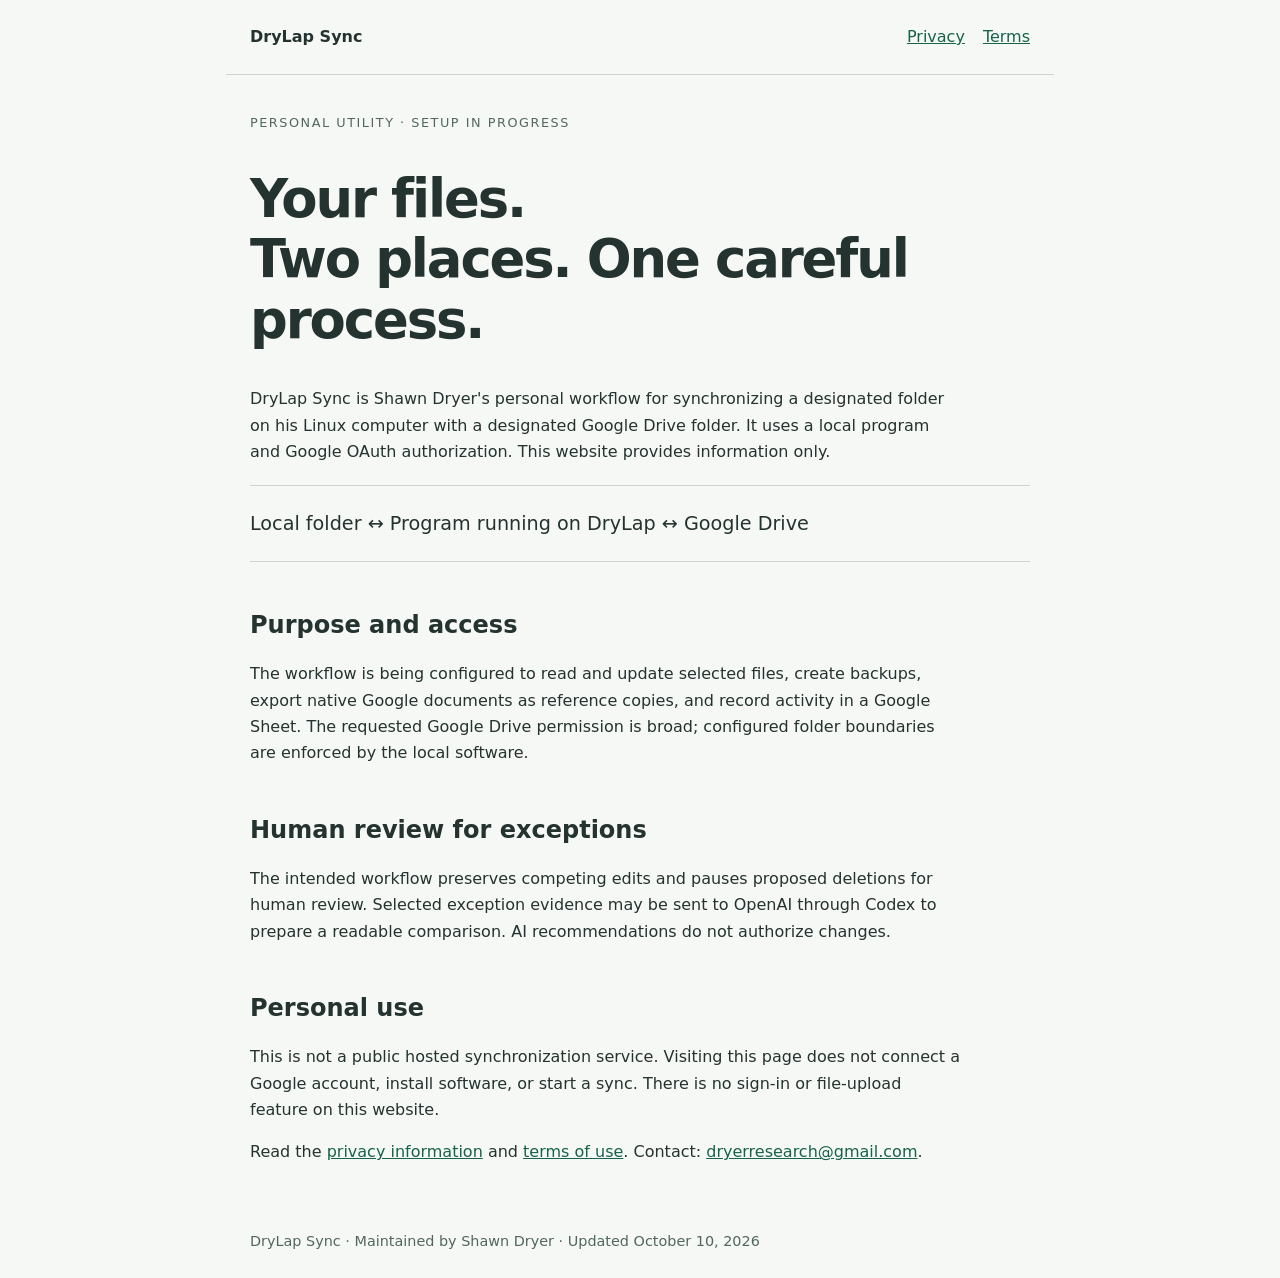
<file: index.html>
<!doctype html>
<html lang="en"><head><meta charset="utf-8"><meta name="viewport" content="width=device-width,initial-scale=1"><title>DryLap Sync — Personal file synchronization</title><link rel="stylesheet" href="style.css"></head><body>
<header><strong>DryLap Sync</strong><nav aria-label="Main"><a href="privacy.html">Privacy</a><a href="terms.html">Terms</a></nav></header>
<main><p class="label">Personal utility · Setup in progress</p><h1>Your files.<br>Two places. One careful process.</h1>
<p>DryLap Sync is Shawn Dryer's personal workflow for synchronizing a designated folder on his Linux computer with a designated Google Drive folder. It uses a local program and Google OAuth authorization. This website provides information only.</p>
<p class="flow">Local folder ↔ Program running on DryLap ↔ Google Drive</p>
<h2>Purpose and access</h2><p>The workflow is being configured to read and update selected files, create backups, export native Google documents as reference copies, and record activity in a Google Sheet. The requested Google Drive permission is broad; configured folder boundaries are enforced by the local software.</p>
<h2>Human review for exceptions</h2><p>The intended workflow preserves competing edits and pauses proposed deletions for human review. Selected exception evidence may be sent to OpenAI through Codex to prepare a readable comparison. AI recommendations do not authorize changes.</p>
<h2>Personal use</h2><p>This is not a public hosted synchronization service. Visiting this page does not connect a Google account, install software, or start a sync. There is no sign-in or file-upload feature on this website.</p>
<p>Read the <a href="privacy.html">privacy information</a> and <a href="terms.html">terms of use</a>. Contact: <a href="mailto:dryerresearch@gmail.com">dryerresearch@gmail.com</a>.</p></main>
<footer>DryLap Sync · Maintained by Shawn Dryer · Updated October 10, 2026</footer></body></html>
</file>
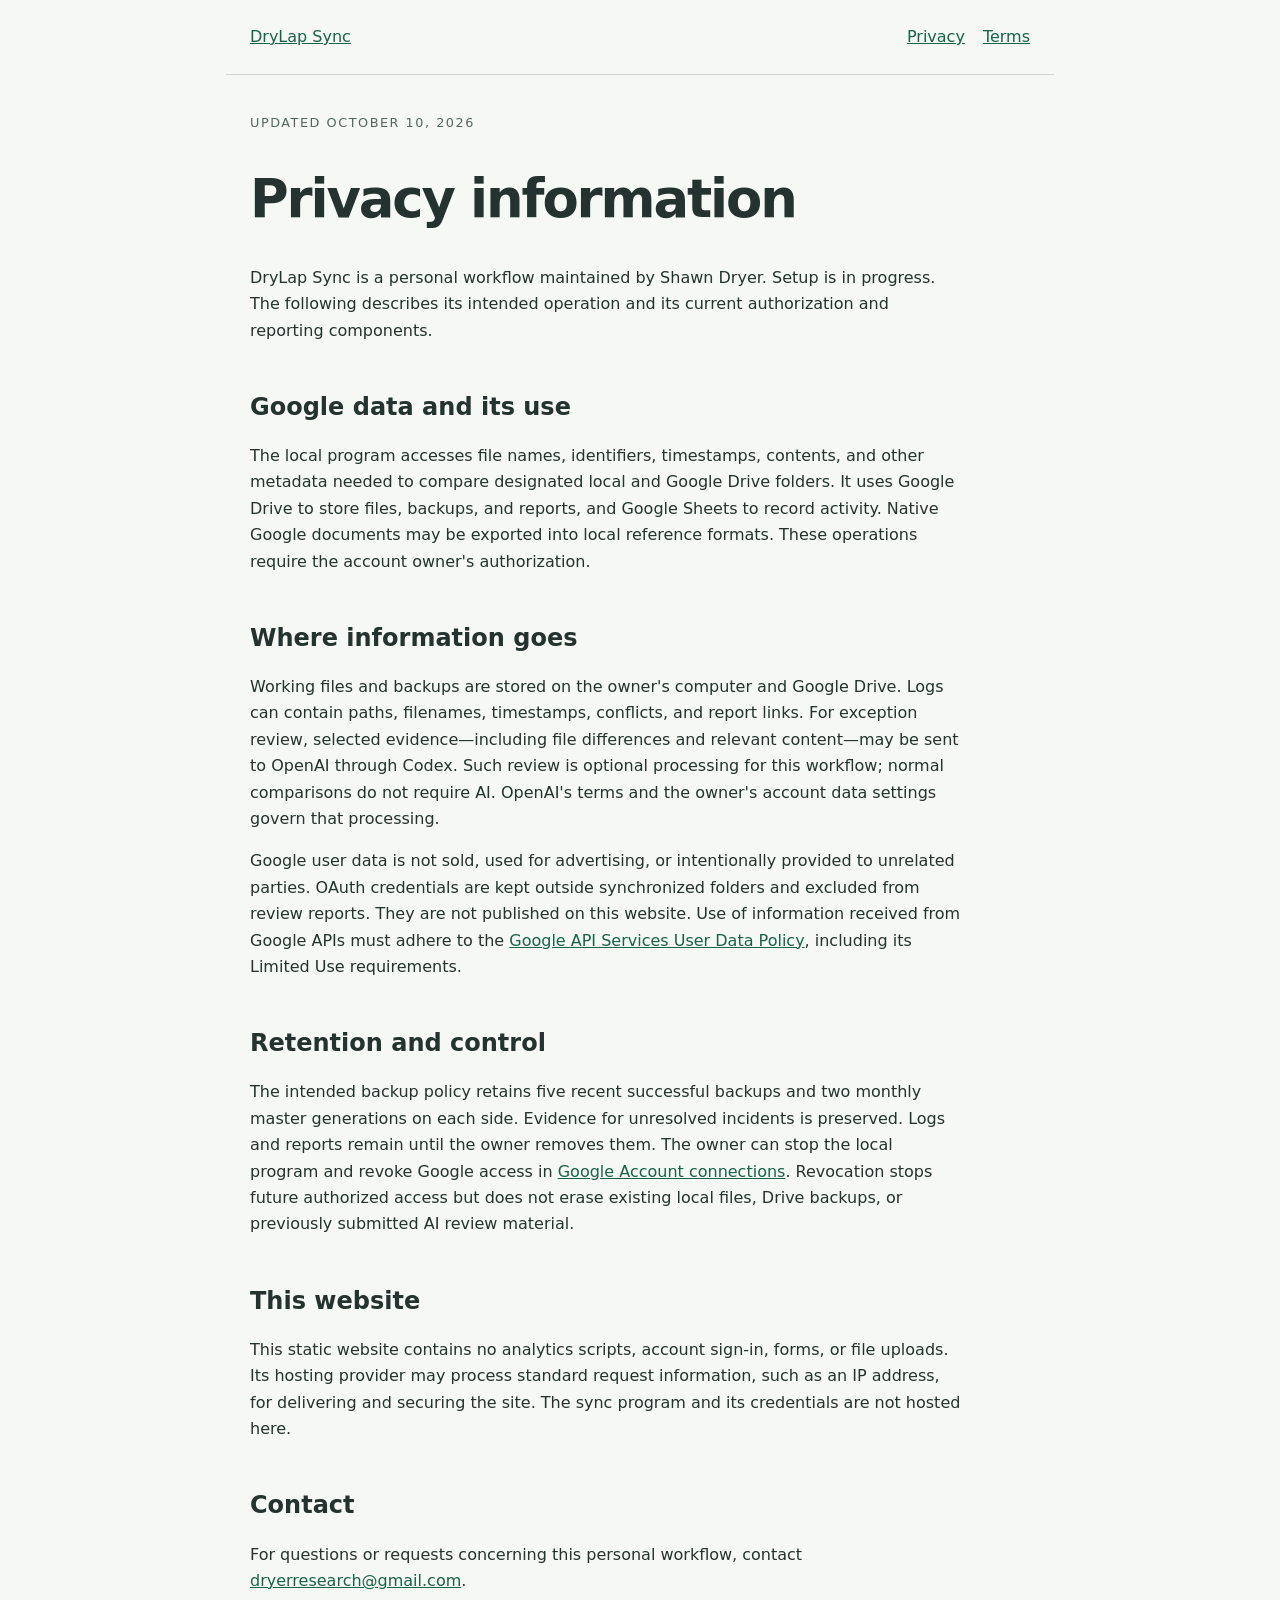
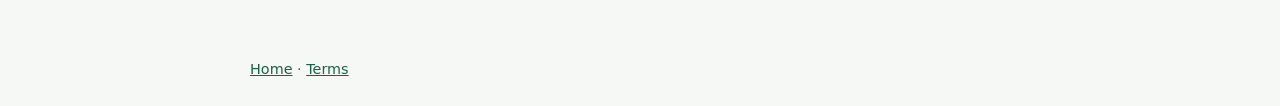
<file: privacy.html>
<!doctype html>
<html lang="en"><head><meta charset="utf-8"><meta name="viewport" content="width=device-width,initial-scale=1"><title>Privacy — DryLap Sync</title><link rel="stylesheet" href="style.css"></head><body>
<header><a href="index.html">DryLap Sync</a><nav aria-label="Main"><a href="privacy.html" aria-current="page">Privacy</a><a href="terms.html">Terms</a></nav></header>
<main><p class="label">Updated October 10, 2026</p><h1>Privacy information</h1>
<p>DryLap Sync is a personal workflow maintained by Shawn Dryer. Setup is in progress. The following describes its intended operation and its current authorization and reporting components.</p>
<h2>Google data and its use</h2><p>The local program accesses file names, identifiers, timestamps, contents, and other metadata needed to compare designated local and Google Drive folders. It uses Google Drive to store files, backups, and reports, and Google Sheets to record activity. Native Google documents may be exported into local reference formats. These operations require the account owner's authorization.</p>
<h2>Where information goes</h2><p>Working files and backups are stored on the owner's computer and Google Drive. Logs can contain paths, filenames, timestamps, conflicts, and report links. For exception review, selected evidence—including file differences and relevant content—may be sent to OpenAI through Codex. Such review is optional processing for this workflow; normal comparisons do not require AI. OpenAI's terms and the owner's account data settings govern that processing.</p>
<p>Google user data is not sold, used for advertising, or intentionally provided to unrelated parties. OAuth credentials are kept outside synchronized folders and excluded from review reports. They are not published on this website. Use of information received from Google APIs must adhere to the <a href="https://developers.google.com/terms/api-services-user-data-policy">Google API Services User Data Policy</a>, including its Limited Use requirements.</p>
<h2>Retention and control</h2><p>The intended backup policy retains five recent successful backups and two monthly master generations on each side. Evidence for unresolved incidents is preserved. Logs and reports remain until the owner removes them. The owner can stop the local program and revoke Google access in <a href="https://myaccount.google.com/connections">Google Account connections</a>. Revocation stops future authorized access but does not erase existing local files, Drive backups, or previously submitted AI review material.</p>
<h2>This website</h2><p>This static website contains no analytics scripts, account sign-in, forms, or file uploads. Its hosting provider may process standard request information, such as an IP address, for delivering and securing the site. The sync program and its credentials are not hosted here.</p>
<h2>Contact</h2><p>For questions or requests concerning this personal workflow, contact <a href="mailto:dryerresearch@gmail.com">dryerresearch@gmail.com</a>.</p></main>
<footer><a href="index.html">Home</a> · <a href="terms.html">Terms</a></footer></body></html>
</file>
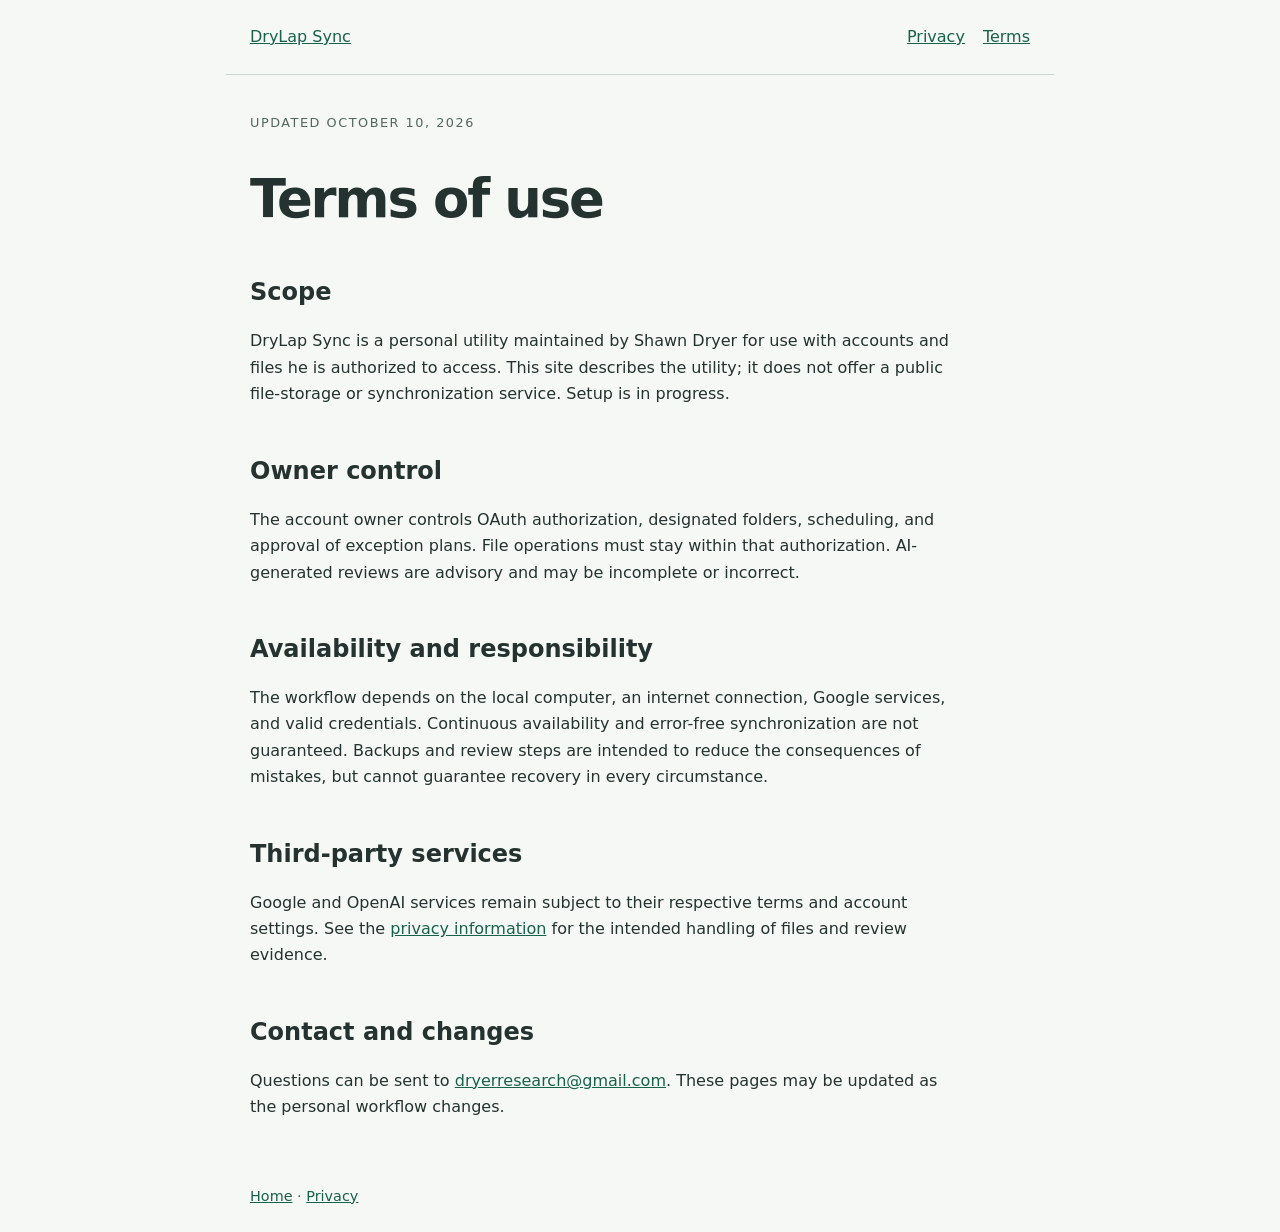
<file: terms.html>
<!doctype html>
<html lang="en"><head><meta charset="utf-8"><meta name="viewport" content="width=device-width,initial-scale=1"><title>Terms — DryLap Sync</title><link rel="stylesheet" href="style.css"></head><body>
<header><a href="index.html">DryLap Sync</a><nav aria-label="Main"><a href="privacy.html">Privacy</a><a href="terms.html" aria-current="page">Terms</a></nav></header>
<main><p class="label">Updated October 10, 2026</p><h1>Terms of use</h1>
<h2>Scope</h2><p>DryLap Sync is a personal utility maintained by Shawn Dryer for use with accounts and files he is authorized to access. This site describes the utility; it does not offer a public file-storage or synchronization service. Setup is in progress.</p>
<h2>Owner control</h2><p>The account owner controls OAuth authorization, designated folders, scheduling, and approval of exception plans. File operations must stay within that authorization. AI-generated reviews are advisory and may be incomplete or incorrect.</p>
<h2>Availability and responsibility</h2><p>The workflow depends on the local computer, an internet connection, Google services, and valid credentials. Continuous availability and error-free synchronization are not guaranteed. Backups and review steps are intended to reduce the consequences of mistakes, but cannot guarantee recovery in every circumstance.</p>
<h2>Third-party services</h2><p>Google and OpenAI services remain subject to their respective terms and account settings. See the <a href="privacy.html">privacy information</a> for the intended handling of files and review evidence.</p>
<h2>Contact and changes</h2><p>Questions can be sent to <a href="mailto:dryerresearch@gmail.com">dryerresearch@gmail.com</a>. These pages may be updated as the personal workflow changes.</p></main>
<footer><a href="index.html">Home</a> · <a href="privacy.html">Privacy</a></footer></body></html>
</file>
<file: style.css>
:root{font-family:system-ui,sans-serif;color:#24332f;background:#f6f8f5;line-height:1.65}body{margin:0}header,main,footer{max-width:780px;margin:auto;padding:24px}header{display:flex;justify-content:space-between;gap:24px;flex-wrap:wrap;border-bottom:1px solid #ccd6cf}nav{display:flex;gap:18px;flex-wrap:wrap}a{color:#17624b}h1{font-size:clamp(2rem,5vw,3.3rem);line-height:1.15;letter-spacing:-.04em}h2{margin-top:2em;line-height:1.3}p,li{max-width:70ch}.label{font-size:.8rem;letter-spacing:.12em;text-transform:uppercase;color:#52685d}.flow{padding:22px 0;font-size:1.2rem;border-block:1px solid #ccd6cf}footer{font-size:.9rem;color:#52685d}a:focus-visible{outline:3px solid #17624b;outline-offset:4px}
</file>
